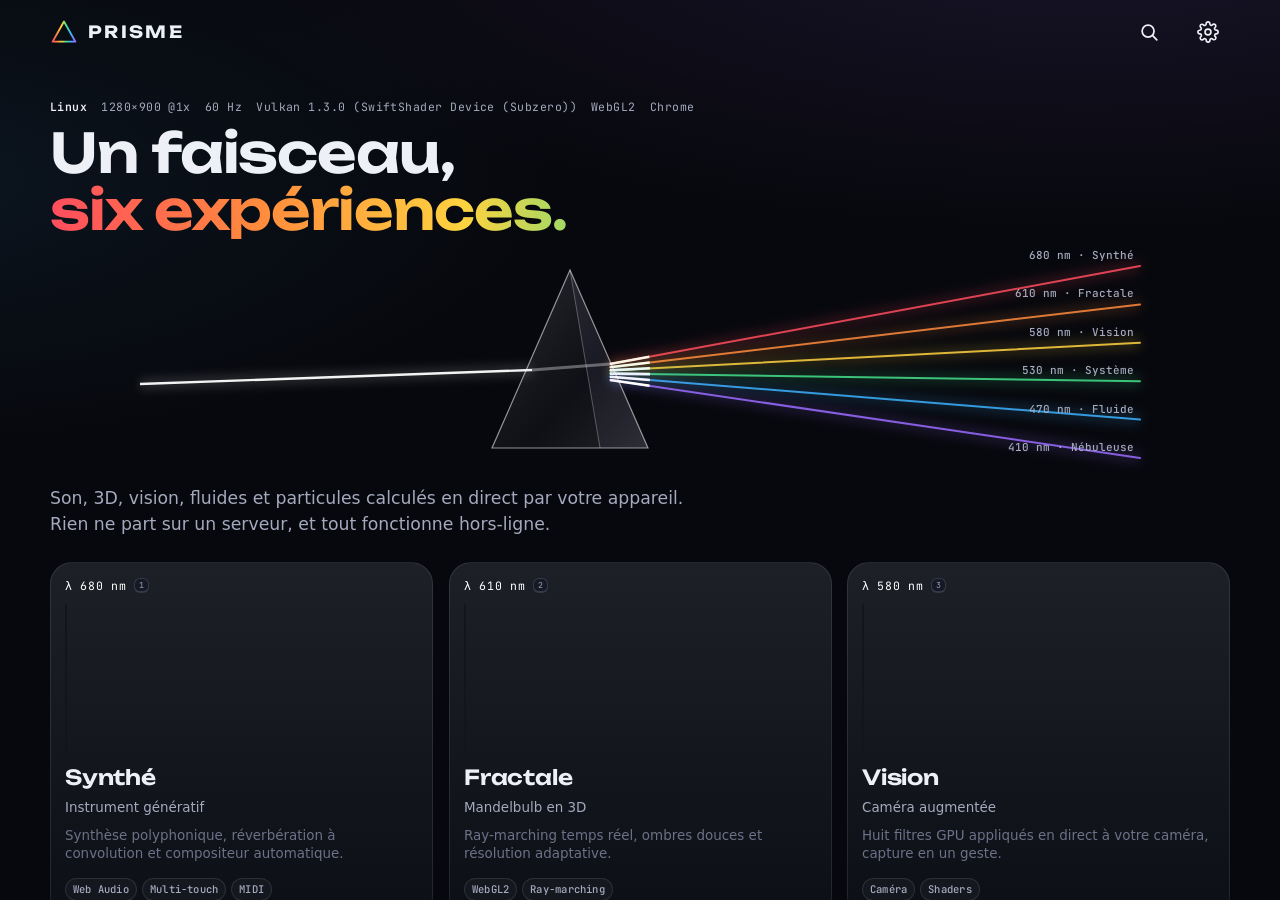
<file: prisme/index.html>
<!doctype html>
<html lang="fr" dir="ltr">
<head>
<meta charset="utf-8">
<title>Prisme</title>
<meta name="viewport" content="width=device-width, initial-scale=1, viewport-fit=cover, interactive-widget=resizes-content">
<meta name="description" content="Prisme : six expériences temps réel (son, 3D, vision, fluides, particules, diagnostic) calculées sur votre appareil, hors-ligne.">
<meta name="color-scheme" content="dark">
<meta name="theme-color" content="#07080d">
<meta name="application-name" content="Prisme">
<meta name="mobile-web-app-capable" content="yes">
<meta name="apple-mobile-web-app-capable" content="yes">
<meta name="apple-mobile-web-app-title" content="Prisme">
<meta name="apple-mobile-web-app-status-bar-style" content="black-translucent">
<meta name="format-detection" content="telephone=no">
<meta name="msapplication-TileColor" content="#07080d">
<link rel="manifest" href="manifest.webmanifest">
<link rel="icon" href="icons/favicon.svg" type="image/svg+xml">
<link rel="icon" href="icons/icon-192.png" type="image/png" sizes="192x192">
<link rel="apple-touch-icon" href="icons/apple-touch-icon.png">
<!-- iPhone 16 Pro Max : 440×956 pt @3x -->
<link rel="apple-touch-startup-image" href="icons/splash-1320x2868.png" media="(device-width: 440px) and (device-height: 956px) and (-webkit-device-pixel-ratio: 3) and (orientation: portrait)">
<link rel="apple-touch-startup-image" href="icons/splash-2868x1320.png" media="(device-width: 440px) and (device-height: 956px) and (-webkit-device-pixel-ratio: 3) and (orientation: landscape)">
<link rel="preload" href="fonts/unbounded.woff2" as="font" type="font/woff2" crossorigin>
<link rel="stylesheet" href="css/app.css">
<link rel="modulepreload" href="js/app.js">
</head>
<body>

<!-- Pictogrammes -->
<svg width="0" height="0" style="position:absolute" aria-hidden="true">
  <defs>
    <linearGradient id="g-spectrum" x1="0" x2="1" y1="0" y2="0">
      <stop offset="0" stop-color="#ff4d5e"/><stop offset=".2" stop-color="#ff8a3d"/><stop offset=".4" stop-color="#ffd23f"/>
      <stop offset=".6" stop-color="#45e08a"/><stop offset=".8" stop-color="#3db2ff"/><stop offset="1" stop-color="#9b6bff"/>
    </linearGradient>
  </defs>
  <symbol id="i-close" viewBox="0 0 24 24"><path d="M6 6l12 12M18 6L6 18" fill="none" stroke="currentColor" stroke-width="2" stroke-linecap="round"/></symbol>
  <symbol id="i-back" viewBox="0 0 24 24"><path d="M15 5l-7 7 7 7" fill="none" stroke="currentColor" stroke-width="2.2" stroke-linecap="round" stroke-linejoin="round"/></symbol>
  <symbol id="i-gear" viewBox="0 0 24 24"><g fill="none" stroke="currentColor" stroke-width="1.8" stroke-linecap="round" stroke-linejoin="round"><circle cx="12" cy="12" r="3.2"/><path d="M19.4 15a1.7 1.7 0 0 0 .3 1.8l.1.1a2 2 0 1 1-2.8 2.8l-.1-.1a1.7 1.7 0 0 0-1.8-.3 1.7 1.7 0 0 0-1 1.5V21a2 2 0 1 1-4 0v-.1a1.7 1.7 0 0 0-1.1-1.5 1.7 1.7 0 0 0-1.8.3l-.1.1a2 2 0 1 1-2.8-2.8l.1-.1a1.7 1.7 0 0 0 .3-1.8 1.7 1.7 0 0 0-1.5-1H3a2 2 0 1 1 0-4h.1a1.7 1.7 0 0 0 1.5-1.1 1.7 1.7 0 0 0-.3-1.8l-.1-.1a2 2 0 1 1 2.8-2.8l.1.1a1.7 1.7 0 0 0 1.8.3H9a1.7 1.7 0 0 0 1-1.5V3a2 2 0 1 1 4 0v.1a1.7 1.7 0 0 0 1 1.5 1.7 1.7 0 0 0 1.8-.3l.1-.1a2 2 0 1 1 2.8 2.8l-.1.1a1.7 1.7 0 0 0-.3 1.8V9a1.7 1.7 0 0 0 1.5 1H21a2 2 0 1 1 0 4h-.1a1.7 1.7 0 0 0-1.5 1z"/></g></symbol>
  <symbol id="i-info" viewBox="0 0 24 24"><g fill="none" stroke="currentColor" stroke-width="1.9" stroke-linecap="round"><circle cx="12" cy="12" r="9"/><path d="M12 11v6"/><circle cx="12" cy="7.6" r=".6" fill="currentColor"/></g></symbol>
  <symbol id="i-camera" viewBox="0 0 24 24"><g fill="none" stroke="currentColor" stroke-width="1.8" stroke-linejoin="round"><path d="M4 8h3l1.6-2.4h6.8L17 8h3v11H4z"/><circle cx="12" cy="13.2" r="3.6"/></g></symbol>
  <symbol id="i-eye" viewBox="0 0 24 24"><g fill="none" stroke="currentColor" stroke-width="1.8" stroke-linecap="round" stroke-linejoin="round"><path d="M2.5 12S6 5.5 12 5.5 21.5 12 21.5 12 18 18.5 12 18.5 2.5 12 2.5 12z"/><circle cx="12" cy="12" r="2.8"/></g></symbol>
  <symbol id="i-download" viewBox="0 0 24 24"><g fill="none" stroke="currentColor" stroke-width="1.9" stroke-linecap="round" stroke-linejoin="round"><path d="M12 4v11M7 10.5l5 5 5-5M5 20h14"/></g></symbol>
  <symbol id="i-share" viewBox="0 0 24 24"><g fill="none" stroke="currentColor" stroke-width="1.8" stroke-linecap="round" stroke-linejoin="round"><path d="M12 3.5v11M8 7.2l4-3.7 4 3.7"/><path d="M8.5 10.5H6v10h12v-10h-2.5"/></g></symbol>
  <symbol id="i-plus-square" viewBox="0 0 24 24"><g fill="none" stroke="currentColor" stroke-width="1.8" stroke-linecap="round"><rect x="3.5" y="3.5" width="17" height="17" rx="4.5"/><path d="M12 8v8M8 12h8"/></g></symbol>
  <symbol id="i-dots" viewBox="0 0 24 24"><g fill="currentColor"><circle cx="5.5" cy="12" r="1.8"/><circle cx="12" cy="12" r="1.8"/><circle cx="18.5" cy="12" r="1.8"/></g></symbol>
  <symbol id="i-expand" viewBox="0 0 24 24"><path d="M4 9V4h5M20 9V4h-5M4 15v5h5M20 15v5h-5" fill="none" stroke="currentColor" stroke-width="1.9" stroke-linecap="round" stroke-linejoin="round"/></symbol>
  <symbol id="i-search" viewBox="0 0 24 24"><g fill="none" stroke="currentColor" stroke-width="1.9" stroke-linecap="round"><circle cx="11" cy="11" r="6.5"/><path d="M16 16l4.5 4.5"/></g></symbol>
  <symbol id="i-bolt" viewBox="0 0 24 24"><path d="M13 2.5L4.5 13.5H11l-1 8 8.5-11H12z" fill="none" stroke="currentColor" stroke-width="1.8" stroke-linejoin="round"/></symbol>
</svg>

<div id="app" class="app">

  <!-- ACCUEIL -->
  <main id="home" class="home" aria-label="Accueil">
    <div class="titlebar-drag" aria-hidden="true"></div>
    <header class="topbar">
      <a class="brand" href="./" aria-label="Prisme, accueil">
        <svg class="brand-mark" viewBox="0 0 32 32" aria-hidden="true"><path d="M16 4 L29 27 H3 Z" fill="none" stroke="url(#g-spectrum)" stroke-width="2.2" stroke-linejoin="round"/></svg>
        <span class="brand-word">Prisme</span>
      </a>
      <div class="topbar-actions">
        <button id="btn-install" class="pill-btn" type="button" hidden>
          <svg class="ico" aria-hidden="true"><use href="#i-plus-square"/></svg><span>Installer</span>
        </button>
        <button id="btn-palette" class="icon-btn only-desktop" type="button" aria-label="Rechercher une commande (Ctrl+K)" title="Commandes (Ctrl+K)">
          <svg class="ico" aria-hidden="true"><use href="#i-search"/></svg>
        </button>
        <button id="btn-settings" class="icon-btn" type="button" aria-label="Réglages">
          <svg class="ico" aria-hidden="true"><use href="#i-gear"/></svg>
        </button>
      </div>
    </header>

    <section class="hero" aria-labelledby="hero-title">
      <p class="hero-eyebrow mono" id="device-line">Analyse de l'appareil…</p>
      <h1 id="hero-title" class="hero-title">Un faisceau,<br><span class="spectral">six expériences.</span></h1>
      <div class="beam" id="beam" aria-hidden="true"></div>
      <p class="hero-lede">Son, 3D, vision, fluides et particules calculés en direct par votre appareil. Rien ne part sur un serveur, et tout fonctionne hors-ligne.</p>
    </section>

    <section class="grid" id="grid" aria-label="Expériences"></section>

    <footer class="foot mono">
      <span id="sw-status" class="status-dot" data-state="pending">Préparation du mode hors-ligne</span>
      <span class="only-desktop">Raccourcis : <kbd>1</kbd>–<kbd>6</kbd> ouvrir · <kbd>Échap</kbd> retour · <kbd>Ctrl</kbd>+<kbd>K</kbd> commandes · <kbd>?</kbd> aide</span>
      <span id="app-version">v1.0.0</span>
    </footer>
  </main>

  <!-- SCÈNE -->
  <section id="stage" class="stage" hidden aria-live="polite">
    <div id="stage-host" class="stage-host"></div>
    <div class="stage-ui">
      <div class="stage-top">
        <button id="btn-back" class="icon-btn glass" type="button" aria-label="Retour à l'accueil (Échap)">
          <svg class="ico" aria-hidden="true"><use href="#i-back"/></svg>
        </button>
        <div class="title-pill glass" id="title-pill">
          <span class="title-name" id="stage-title">—</span>
          <span class="title-status mono" id="stage-status"></span>
        </div>
        <div class="stage-actions">
          <button id="btn-capture" class="icon-btn glass" type="button" aria-label="Capturer l'image (S)">
            <svg class="ico" aria-hidden="true"><use href="#i-camera"/></svg>
          </button>
          <button id="btn-info" class="icon-btn glass" type="button" aria-label="Comment ça marche">
            <svg class="ico" aria-hidden="true"><use href="#i-info"/></svg>
          </button>
          <button id="btn-immersive" class="icon-btn glass" type="button" aria-label="Masquer l'interface (H)">
            <svg class="ico" aria-hidden="true"><use href="#i-eye"/></svg>
          </button>
        </div>
      </div>
      <div id="dock" class="dock glass" role="toolbar" aria-label="Commandes de l'expérience"></div>
    </div>
    <button id="btn-reveal" class="reveal glass mono" type="button" hidden>Afficher l'interface</button>
    <div id="flash" class="flash" aria-hidden="true"></div>
  </section>

  <!-- FEUILLE (réglages, infos, installation) -->
  <div id="sheet-backdrop" class="sheet-backdrop" hidden></div>
  <section id="sheet" class="sheet glass" role="dialog" aria-modal="true" aria-labelledby="sheet-title" hidden>
    <div class="sheet-grip" aria-hidden="true"></div>
    <header class="sheet-head">
      <h2 id="sheet-title" class="sheet-title">—</h2>
      <button id="sheet-close" class="icon-btn" type="button" aria-label="Fermer">
        <svg class="ico" aria-hidden="true"><use href="#i-close"/></svg>
      </button>
    </header>
    <div id="sheet-body" class="sheet-body"></div>
  </section>

  <!-- PALETTE DE COMMANDES -->
  <div id="palette" class="palette" role="dialog" aria-modal="true" aria-label="Palette de commandes" hidden>
    <div class="palette-box glass">
      <label class="palette-field">
        <svg class="ico" aria-hidden="true"><use href="#i-search"/></svg>
        <input id="palette-input" type="text" autocomplete="off" spellcheck="false" placeholder="Tapez une commande…" aria-controls="palette-list">
        <kbd>Échap</kbd>
      </label>
      <ul id="palette-list" class="palette-list" role="listbox"></ul>
    </div>
  </div>

  <div id="toasts" class="toasts" aria-live="polite"></div>
  <div id="fps-hud" class="fps-hud mono glass" hidden><canvas id="fps-canvas" width="120" height="28"></canvas><span id="fps-text">— ips</span></div>
</div>

<!-- Déclencheur haptique iOS (Safari 18+) : basculer un interrupteur natif produit un retour haptique -->
<label id="haptic-label" class="haptic-proxy" aria-hidden="true"><input type="checkbox" switch tabindex="-1"></label>

<div id="splash" class="splash" aria-hidden="true">
  <svg viewBox="0 0 200 120" class="splash-svg">
    <path class="splash-in" d="M0 70 L86 62" />
    <path class="splash-prism" d="M100 22 L132 86 H68 Z" />
    <g class="splash-out">
      <path d="M114 62 L200 30" stroke="#ff4d5e"/><path d="M114 63 L200 44" stroke="#ff8a3d"/><path d="M115 64 L200 58" stroke="#ffd23f"/>
      <path d="M115 65 L200 72" stroke="#45e08a"/><path d="M114 66 L200 86" stroke="#3db2ff"/><path d="M114 67 L200 100" stroke="#9b6bff"/>
    </g>
  </svg>
</div>

<noscript><p class="noscript">Prisme a besoin de JavaScript pour fonctionner.</p></noscript>
<script type="module" src="js/app.js"></script>
</body>
</html>
</file>
<file: prisme/css/app.css>
/* Prisme — feuille de style
   Mise en page : accueil en colonne (masthead + faisceau réfracté + grille spectrale 2/3 colonnes),
   expériences plein écran avec commandes en verre flottantes, respect des zones sûres (Dynamic Island, barre d'accueil,
   barre de titre Edge en mode Window Controls Overlay). Univers volontairement unique : encre profonde + spectre. */

@font-face {
  font-family: "Unbounded";
  src: url("../fonts/unbounded.woff2") format("woff2");
  font-weight: 300 800;
  font-display: swap;
}
@font-face {
  font-family: "JetBrains Mono";
  src: url("../fonts/jetbrains-mono.woff2") format("woff2");
  font-weight: 400 700;
  font-display: swap;
}

:root {
  /* Couleurs */
  --ink: #07080d;          /* fond */
  --ink-2: #0d0f17;        /* surfaces */
  --ink-3: #151826;        /* surfaces hautes */
  --fg: #eef0f7;           /* texte */
  --fg-2: #a4a9bd;         /* texte secondaire */
  --fg-3: #6c7187;         /* texte tertiaire */
  --line: rgba(214, 222, 255, .11);
  --line-2: rgba(214, 222, 255, .2);
  --focus: #c9d2ff;
  --ok: #45e08a;
  --warn: #ffd23f;
  --bad: #ff4d5e;
  /* Spectre : un rayon par expérience (longueurs d'onde réelles) */
  --r680: #ff4d5e; --r610: #ff8a3d; --r580: #ffd23f; --r530: #45e08a; --r470: #3db2ff; --r410: #9b6bff;
  --spectrum: linear-gradient(90deg, var(--r680), var(--r610), var(--r580), var(--r530), var(--r470), var(--r410));
  /* Typographie */
  --display: "Unbounded", "SF Pro Rounded", "Segoe UI Variable Display", system-ui, sans-serif;
  --body: -apple-system, BlinkMacSystemFont, "SF Pro Text", "Segoe UI Variable Text", "Segoe UI", system-ui, Roboto, sans-serif;
  --mono: "JetBrains Mono", ui-monospace, "SF Mono", "Cascadia Mono", Consolas, monospace;
  /* Échelle */
  --t-xs: .72rem; --t-sm: .84rem; --t-md: 1rem; --t-lg: 1.25rem; --t-xl: clamp(1.9rem, 6.4vw, 3.4rem);
  /* Zones sûres (Dynamic Island, indicateur d'accueil, barre de titre WCO) */
  --top: max(env(safe-area-inset-top, 0px), env(titlebar-area-height, 0px));
  --bottom: env(safe-area-inset-bottom, 0px);
  --left: env(safe-area-inset-left, 0px);
  --right: env(safe-area-inset-right, 0px);
  --gutter: 16px;
  --radius: 22px;
  --ease: cubic-bezier(.2, .8, .2, 1);
  --spring: cubic-bezier(.34, 1.56, .64, 1);
  color-scheme: dark;
}

*, *::before, *::after { box-sizing: border-box; }
html, body {
  margin: 0; height: 100%; background: var(--ink); color: var(--fg);
  font: 400 var(--t-md)/1.5 var(--body);
  -webkit-font-smoothing: antialiased; -moz-osx-font-smoothing: grayscale;
  -webkit-text-size-adjust: 100%; text-size-adjust: 100%;
  -webkit-tap-highlight-color: transparent;
  overscroll-behavior: none;
}
body { position: fixed; inset: 0; overflow: hidden; touch-action: manipulation; }
[hidden] { display: none !important; }
button, input, select { font: inherit; color: inherit; }
button { cursor: pointer; background: none; border: 0; padding: 0; }
:focus-visible { outline: 2px solid var(--focus); outline-offset: 2px; }
.mono { font-family: var(--mono); font-feature-settings: "zero" 0, "calt" 0; }
kbd {
  font: 500 .72em/1 var(--mono); padding: .25em .45em; border-radius: 6px;
  border: 1px solid var(--line-2); border-bottom-width: 2px; color: var(--fg-2); background: var(--ink-3);
}
.ico { width: 22px; height: 22px; flex: none; }
.app { position: fixed; inset: 0; }
.noscript { padding: 40px; font-family: var(--body); }

/* ——— Verre ——— */
.glass {
  background:
    linear-gradient(180deg, rgba(255, 255, 255, .10), rgba(255, 255, 255, .025) 60%),
    rgba(16, 18, 28, .52);
  -webkit-backdrop-filter: blur(22px) saturate(170%);
  backdrop-filter: blur(22px) saturate(170%);
  border: 1px solid rgba(255, 255, 255, .13);
  box-shadow:
    inset 0 1px 0 rgba(255, 255, 255, .20),
    inset 0 -1px 0 rgba(255, 255, 255, .04),
    0 12px 32px rgba(0, 0, 0, .38);
}

.icon-btn {
  width: 44px; height: 44px; border-radius: 50%; display: inline-grid; place-items: center;
  color: var(--fg); transition: transform .25s var(--spring), background .2s;
}
.icon-btn:not(.glass):hover { background: rgba(255, 255, 255, .07); }
.icon-btn:active { transform: scale(.9); }
.pill-btn {
  height: 38px; padding: 0 14px 0 10px; border-radius: 999px; display: inline-flex; align-items: center; gap: 8px;
  font-weight: 600; font-size: var(--t-sm); color: var(--ink); background: var(--fg);
  transition: transform .25s var(--spring);
}
.pill-btn .ico { width: 18px; height: 18px; }
.pill-btn:active { transform: scale(.95); }

/* ——— Accueil ——— */
.home {
  position: absolute; inset: 0; overflow-y: auto; overflow-x: hidden; overscroll-behavior-y: contain;
  padding: calc(var(--top) + 6px) calc(var(--gutter) + var(--right)) calc(var(--bottom) + 28px) calc(var(--gutter) + var(--left));
  background:
    radial-gradient(120% 60% at 85% -10%, rgba(155, 107, 255, .12), transparent 60%),
    radial-gradient(90% 50% at -10% 20%, rgba(61, 178, 255, .08), transparent 60%),
    var(--ink);
  scrollbar-width: thin; scrollbar-color: var(--line-2) transparent;
}
.home > * { max-width: 1180px; margin-inline: auto; }
.titlebar-drag { display: none; }
@media (display-mode: window-controls-overlay) {
  .titlebar-drag {
    display: block; position: fixed; left: env(titlebar-area-x, 0); top: env(titlebar-area-y, 0);
    width: env(titlebar-area-width, 100%); height: env(titlebar-area-height, 32px);
    app-region: drag; -webkit-app-region: drag; z-index: 5; max-width: none;
  }
}

.topbar { display: flex; align-items: center; justify-content: space-between; gap: 12px; min-height: 52px; }
.brand { display: inline-flex; align-items: center; gap: 10px; text-decoration: none; color: var(--fg); }
.brand-mark { width: 28px; height: 28px; }
.brand-word { font: 700 1.05rem/1 var(--display); letter-spacing: .14em; text-transform: uppercase; }
.topbar-actions { display: flex; align-items: center; gap: 4px; }

.hero { padding-block: clamp(14px, 4vw, 40px) 6px; display: grid; gap: 10px; }
.hero-eyebrow {
  margin: 0; font-size: var(--t-xs); color: var(--fg-2); letter-spacing: .04em;
  display: flex; flex-wrap: wrap; gap: 6px 14px; min-height: 1.5em;
}
.hero-eyebrow b { color: var(--fg); font-weight: 600; }
.hero-title {
  margin: 0; font: 600 var(--t-xl)/1.04 var(--display); letter-spacing: -.02em; text-wrap: balance;
}
.spectral {
  background: var(--spectrum); -webkit-background-clip: text; background-clip: text; color: transparent;
  background-size: 200% 100%; animation: spectral-shift 9s ease-in-out infinite alternate;
}
@keyframes spectral-shift { to { background-position: 100% 0; } }
.hero-lede { margin: 0; max-width: 58ch; color: var(--fg-2); font-size: clamp(.95rem, 2.6vw, 1.08rem); text-wrap: pretty; }

/* Faisceau réfracté */
.beam { position: relative; height: clamp(120px, 26vw, 220px); margin-block: 4px; }
.beam svg { position: absolute; inset: 0; width: 100%; height: 100%; overflow: visible; }
.beam .ray { stroke-width: 2; stroke-linecap: round; fill: none; opacity: .85; transition: opacity .3s, stroke-width .3s; cursor: pointer; }
.beam .ray-hit { stroke: transparent; stroke-width: 22; fill: none; cursor: pointer; pointer-events: stroke; }
.beam .ray-glow { stroke-width: 10; fill: none; opacity: .18; filter: blur(6px); pointer-events: none; }
.beam .ray-pulse { stroke-width: 2.6; fill: none; stroke-dasharray: 40 1400; animation: ray-pulse 3.6s linear infinite; pointer-events: none; }
.beam g.on .ray { stroke-width: 3.4; opacity: 1; }
.beam g.on .ray-glow { opacity: .45; }
.beam .ray-label { font: 500 11px var(--mono); fill: var(--fg-2); pointer-events: none; }
@media (max-width: 700px) { .beam .ray-label { font-size: 21px; } }
.beam .incoming { stroke: #fff; stroke-width: 2.4; opacity: .95; }
.beam .incoming-glow { stroke: #fff; stroke-width: 12; opacity: .12; filter: blur(5px); }
.beam .prism { fill: url(#prism-fill); stroke: rgba(255, 255, 255, .55); stroke-width: 1.2; }
@keyframes ray-pulse { from { stroke-dashoffset: 40; } to { stroke-dashoffset: -1400; } }

/* Grille spectrale */
.grid {
  display: grid; gap: 12px; padding-block: 18px 8px;
  grid-template-columns: repeat(2, minmax(0, 1fr));
}
@media (min-width: 760px) { .grid { grid-template-columns: repeat(3, minmax(0, 1fr)); gap: 16px; } }

.card {
  --c: #fff; --mx: 50%; --my: 0%; --rx: 0deg; --ry: 0deg;
  position: relative; display: flex; flex-direction: column; gap: 8px; text-align: left;
  padding: 12px 12px 14px; border-radius: var(--radius); min-width: 0;
  background: linear-gradient(180deg, color-mix(in srgb, var(--c) 7%, var(--ink-2)), var(--ink-2));
  border: 1px solid var(--line);
  transform: perspective(900px) rotateX(var(--rx)) rotateY(var(--ry));
  transition: transform .5s var(--ease), border-color .3s, box-shadow .3s;
  isolation: isolate; overflow: hidden;
}
.card::after {
  content: ""; position: absolute; inset: 0; border-radius: inherit; pointer-events: none; z-index: 2;
  background: radial-gradient(420px circle at var(--mx) var(--my), color-mix(in srgb, var(--c) 22%, transparent), transparent 45%);
  opacity: 0; transition: opacity .3s;
}
.card:hover { border-color: color-mix(in srgb, var(--c) 45%, transparent); box-shadow: 0 18px 50px -18px color-mix(in srgb, var(--c) 45%, transparent); }
.card:hover::after { opacity: 1; }
.card:active { transform: scale(.975); transition-duration: .15s; }
.card-top { display: flex; justify-content: space-between; align-items: center; gap: 8px; font-size: var(--t-xs); }
.card-nm { color: var(--c); letter-spacing: .06em; }
.card-key { opacity: .8; }
.card-art {
  display: block; position: relative; height: clamp(96px, 26vw, 150px); border-radius: 14px; overflow: hidden;
  background: radial-gradient(80% 90% at 50% 100%, color-mix(in srgb, var(--c) 26%, transparent), transparent 70%), #05060a;
  border: 1px solid rgba(255, 255, 255, .06);
}
.card-art svg { position: absolute; inset: 0; width: 100%; height: 100%; }
.card-name { display: block; margin: 2px 0 0; font: 600 clamp(1rem, 3.6vw, 1.3rem)/1.1 var(--display); letter-spacing: -.01em; }
.card-tag { display: block; margin: 0; font-size: var(--t-sm); color: var(--fg-2); line-height: 1.3; }
.card-desc { margin: 0; font-size: var(--t-sm); color: var(--fg-3); line-height: 1.4; display: none; }
.badges { display: flex; flex-wrap: wrap; gap: 5px; margin-top: auto; padding-top: 4px; }
.badge {
  font: 500 .66rem/1 var(--mono); letter-spacing: .02em; padding: 5px 7px; border-radius: 999px;
  color: var(--fg-2); border: 1px solid var(--line); background: rgba(255, 255, 255, .03); white-space: nowrap;
}
.badge.ok { color: var(--ok); border-color: color-mix(in srgb, var(--ok) 35%, transparent); }
.badge.no { color: var(--fg-3); text-decoration: line-through; }
@media (min-width: 560px) {
  .card { padding: 14px 14px 16px; gap: 10px; }
  .card-desc { display: block; }
}
@media (max-width: 380px) { .badges .badge:nth-child(n+3) { display: none; } }

.foot {
  display: flex; flex-wrap: wrap; justify-content: space-between; gap: 10px 20px; padding-block: 22px 8px;
  font-size: var(--t-xs); color: var(--fg-3); border-top: 1px solid var(--line); margin-top: 16px;
}
.status-dot { display: inline-flex; align-items: center; gap: 8px; }
.status-dot::before { content: ""; width: 7px; height: 7px; border-radius: 50%; background: var(--fg-3); }
.status-dot[data-state="ready"]::before { background: var(--ok); box-shadow: 0 0 10px var(--ok); }
.status-dot[data-state="offline"]::before { background: var(--warn); box-shadow: 0 0 10px var(--warn); }
.status-dot[data-state="error"]::before { background: var(--bad); }

.only-desktop { display: none !important; }
@media (hover: hover) and (pointer: fine) { .only-desktop { display: inline-flex !important; } }
.only-touch { display: none !important; }
@media (pointer: coarse) { .only-touch { display: inline-flex !important; } }

/* Illustrations des cartes */
.art-bars rect { transform-box: fill-box; transform-origin: 50% 100%; animation: bar 1.6s ease-in-out infinite; }
@keyframes bar { 0%, 100% { transform: scaleY(.25); } 50% { transform: scaleY(1); } }
.art-spin { transform-origin: 50% 50%; transform-box: view-box; animation: spin 24s linear infinite; }
.art-spin.rev { animation-direction: reverse; animation-duration: 36s; }
@keyframes spin { to { transform: rotate(360deg); } }
.art-blob { animation: drift 9s ease-in-out infinite alternate; transform-box: view-box; }
@keyframes drift { from { transform: translate(-12px, 6px) scale(1); } to { transform: translate(14px, -8px) scale(1.15); } }
.art-blink { animation: blink 2.4s steps(1) infinite; }
@keyframes blink { 0%, 100% { opacity: .15; } 50% { opacity: 1; } }
.art-wave { animation: wave 2.4s linear infinite; }
@keyframes wave { to { transform: translateX(-60px); } }

/* ——— Scène ——— */
.stage { position: absolute; inset: 0; background: #000; overflow: hidden; }
.stage-host { position: absolute; inset: 0; }
.stage-host > canvas { position: absolute; inset: 0; width: 100%; height: 100%; display: block; touch-action: none; user-select: none; -webkit-user-select: none; -webkit-touch-callout: none; }
.stage-ui { position: absolute; inset: 0; pointer-events: none; transition: opacity .35s var(--ease); }
.stage-ui > * { pointer-events: auto; }
.stage.immersive .stage-ui { opacity: 0; }
.stage.immersive .stage-ui > * { pointer-events: none; }
.stage-top {
  position: absolute; left: 0; right: 0; top: 0; display: flex; align-items: flex-start; gap: 10px;
  padding: calc(var(--top) + 8px) calc(12px + var(--right)) 0 calc(12px + var(--left)); pointer-events: none;
}
.stage-top > * { pointer-events: auto; }
.title-pill {
  min-width: 0; flex: 1 1 auto; max-width: max-content; margin-inline: auto; border-radius: 999px;
  padding: 7px 16px; display: flex; flex-direction: column; align-items: center; line-height: 1.2; text-align: center;
}
.title-name { font: 600 .92rem/1.2 var(--display); letter-spacing: .01em; }
.title-status { font-size: .66rem; color: var(--fg-2); white-space: nowrap; overflow: hidden; text-overflow: ellipsis; max-width: 52vw; }
.stage-actions { display: flex; gap: 8px; }
@media (max-width: 520px) {
  .stage-top { gap: 6px; padding-left: calc(8px + var(--left)); padding-right: calc(8px + var(--right)); }
  .stage-actions { gap: 6px; }
  .stage-top .icon-btn { width: 40px; height: 40px; }
  .stage-top .ico { width: 20px; height: 20px; }
  .title-pill { padding: 6px 12px; }
}

.dock {
  position: absolute; left: 50%; bottom: calc(var(--bottom) + 12px); transform: translateX(-50%);
  width: min(760px, calc(100% - 24px - var(--left) - var(--right))); border-radius: 26px; padding: 10px;
  display: flex; flex-direction: column; gap: 8px;
}
.dock:empty { display: none; }
.dock-row { display: flex; align-items: center; gap: 8px; overflow-x: auto; scrollbar-width: none; padding: 1px; margin: -1px; scroll-snap-type: x proximity; }
.dock-row::-webkit-scrollbar { display: none; }
.dock-row.scrolls { -webkit-mask-image: linear-gradient(90deg, #000 calc(100% - 44px), transparent); mask-image: linear-gradient(90deg, #000 calc(100% - 44px), transparent); }
.dock-row.wrap { flex-wrap: wrap; overflow: visible; }
.chip {
  flex: none; height: 36px; padding: 0 14px; border-radius: 999px; font-size: var(--t-sm); font-weight: 600;
  color: var(--fg-2); background: rgba(255, 255, 255, .06); border: 1px solid transparent; white-space: nowrap;
  display: inline-flex; align-items: center; gap: 7px; scroll-snap-align: start;
  transition: background .2s, color .2s, transform .25s var(--spring), border-color .2s;
}
.chip:hover { color: var(--fg); }
.chip:active { transform: scale(.94); }
.chip[aria-pressed="true"], .chip[aria-checked="true"] {
  color: var(--ink); background: var(--fg); border-color: var(--fg);
}
.chip .dot { width: 8px; height: 8px; border-radius: 50%; background: currentColor; opacity: .7; }
.chip.accent { color: var(--ink); background: var(--accent, var(--fg)); }
.chip.rec[aria-pressed="true"] { background: var(--bad); border-color: var(--bad); color: #fff; }
.chip.rec[aria-pressed="true"] .dot { animation: blink 1s steps(1) infinite; opacity: 1; }
.seg-label { flex: none; font: 500 .66rem/1 var(--mono); color: var(--fg-3); text-transform: uppercase; letter-spacing: .08em; padding-left: 6px; }
.slider { flex: 1 1 160px; min-width: 150px; display: flex; align-items: center; gap: 10px; padding: 0 8px; height: 36px; }
.slider label { font: 500 .66rem/1 var(--mono); color: var(--fg-3); text-transform: uppercase; letter-spacing: .08em; white-space: nowrap; }
.slider output { font: 500 .72rem/1 var(--mono); color: var(--fg-2); min-width: 4ch; text-align: right; font-variant-numeric: tabular-nums; }
input[type="range"] {
  -webkit-appearance: none; appearance: none; flex: 1; min-width: 60px; height: 28px; background: transparent; margin: 0; touch-action: pan-y;
}
input[type="range"]::-webkit-slider-runnable-track { height: 4px; border-radius: 4px; background: linear-gradient(90deg, var(--fg) var(--p, 50%), rgba(255, 255, 255, .15) var(--p, 50%)); }
input[type="range"]::-webkit-slider-thumb { -webkit-appearance: none; width: 22px; height: 22px; margin-top: -9px; border-radius: 50%; background: #fff; box-shadow: 0 2px 8px rgba(0, 0, 0, .5); }
input[type="range"]::-moz-range-track { height: 4px; border-radius: 4px; background: rgba(255, 255, 255, .15); }
input[type="range"]::-moz-range-progress { height: 4px; border-radius: 4px; background: var(--fg); }
input[type="range"]::-moz-range-thumb { width: 22px; height: 22px; border: 0; border-radius: 50%; background: #fff; }

.reveal { position: absolute; left: 50%; transform: translateX(-50%); bottom: calc(var(--bottom) + 14px); border-radius: 999px; padding: 10px 16px; font-size: var(--t-xs); color: var(--fg-2); animation: fade-late 3s forwards; }
@keyframes fade-late { 0%, 70% { opacity: 1; } 100% { opacity: .25; } }
.flash { position: absolute; inset: 0; background: #fff; opacity: 0; pointer-events: none; }
.flash.go { animation: flash .45s ease-out; }
@keyframes flash { from { opacity: .85; } to { opacity: 0; } }

/* Aide contextuelle au centre de la scène */
.hint {
  position: absolute; left: 50%; top: 50%; transform: translate(-50%, -50%); text-align: center; pointer-events: none;
  color: rgba(255, 255, 255, .8); font: 500 var(--t-sm)/1.4 var(--mono); letter-spacing: .04em; transition: opacity .6s;
  text-shadow: 0 2px 20px rgba(0, 0, 0, .8); padding: 0 24px; width: min(420px, 90%);
}
.hint strong { display: block; font: 600 1.35rem/1.2 var(--display); letter-spacing: 0; margin-bottom: 6px; color: #fff; }
.hint.gone { opacity: 0; }

/* ——— Feuille ——— */
.sheet-backdrop { position: absolute; inset: 0; background: rgba(0, 0, 0, .45); z-index: 40; animation: fade-in .25s; }
.sheet {
  position: absolute; z-index: 41; left: 50%; bottom: 0; transform: translateX(-50%);
  width: min(620px, 100%); max-height: min(86%, 820px); display: flex; flex-direction: column;
  border-radius: 28px 28px 0 0; border-bottom: 0;
  padding: 6px calc(18px + var(--right)) calc(var(--bottom) + 16px) calc(18px + var(--left));
  animation: sheet-in .42s var(--ease);
  background: linear-gradient(180deg, rgba(255, 255, 255, .08), rgba(255, 255, 255, .02) 40%), rgba(14, 16, 25, .86);
}
@media (min-width: 700px) { .sheet { bottom: auto; top: 50%; transform: translate(-50%, -50%); border-radius: 28px; border-bottom: 1px solid rgba(255, 255, 255, .13); animation: pop-in .35s var(--ease); max-height: 80%; } }
.sheet.closing { animation: sheet-out .25s ease-in forwards; }
@media (min-width: 700px) { .sheet.closing { animation: pop-out .2s ease-in forwards; } }
.sheet-grip { width: 38px; height: 5px; border-radius: 5px; background: rgba(255, 255, 255, .25); margin: 4px auto 6px; }
@media (min-width: 700px) { .sheet-grip { display: none; } }
.sheet-head { display: flex; align-items: center; justify-content: space-between; gap: 12px; padding-block: 4px 8px; }
.sheet-title { margin: 0; font: 600 1.15rem/1.2 var(--display); }
.sheet-body { overflow-y: auto; overscroll-behavior: contain; display: grid; gap: 14px; padding-bottom: 6px; color: var(--fg-2); font-size: .95rem; }
.sheet-body h3 { margin: 6px 0 0; font: 600 .7rem/1 var(--mono); letter-spacing: .1em; text-transform: uppercase; color: var(--fg-3); }
.sheet-body p { margin: 0; max-width: 62ch; }
.sheet-body ul { margin: 0; padding-left: 1.1em; display: grid; gap: 6px; }
.sheet-body b { color: var(--fg); font-weight: 600; }
.sheet-body code { font: .85em var(--mono); color: var(--fg); background: rgba(255, 255, 255, .06); padding: .1em .35em; border-radius: 5px; }
.row { display: flex; align-items: center; justify-content: space-between; gap: 14px; padding: 12px 14px; border-radius: 16px; background: rgba(255, 255, 255, .04); border: 1px solid var(--line); }
.row-text { display: grid; gap: 2px; min-width: 0; }
.row-text b { font-weight: 600; }
.row-text span { font-size: var(--t-sm); color: var(--fg-3); }
.seg { display: inline-flex; padding: 3px; border-radius: 999px; background: rgba(255, 255, 255, .06); gap: 2px; flex: none; }
.seg button { padding: 7px 12px; border-radius: 999px; font-size: var(--t-sm); font-weight: 600; color: var(--fg-2); }
.seg button[aria-checked="true"] { background: var(--fg); color: var(--ink); }
.toggle { -webkit-appearance: none; appearance: none; flex: none; width: 51px; height: 31px; border-radius: 31px; background: rgba(255, 255, 255, .16); position: relative; transition: background .25s; cursor: pointer; margin: 0; }
.toggle::after { content: ""; position: absolute; top: 2px; left: 2px; width: 27px; height: 27px; border-radius: 50%; background: #fff; box-shadow: 0 3px 8px rgba(0, 0, 0, .35); transition: transform .3s var(--spring); }
.toggle:checked { background: var(--ok); }
.toggle:checked::after { transform: translateX(20px); }
.btn { height: 44px; padding: 0 18px; border-radius: 14px; font-weight: 600; background: rgba(255, 255, 255, .08); border: 1px solid var(--line); display: inline-flex; align-items: center; justify-content: center; gap: 8px; }
.btn.primary { background: var(--fg); color: var(--ink); border-color: var(--fg); }
.btn.danger { color: var(--bad); }
.btn:active { transform: scale(.97); }
.steps { counter-reset: s; list-style: none; padding: 0 !important; gap: 14px !important; }
.steps li { counter-increment: s; display: flex; gap: 12px; align-items: flex-start; }
.steps li::before { content: counter(s); flex: none; width: 26px; height: 26px; border-radius: 50%; display: grid; place-items: center; font: 600 .78rem var(--mono); background: var(--fg); color: var(--ink); }
.inline-ico { width: 18px; height: 18px; vertical-align: -3px; color: var(--r470); }

/* ——— Palette ——— */
.palette { position: absolute; inset: 0; z-index: 50; background: rgba(0, 0, 0, .4); display: grid; justify-items: center; align-items: start; padding: calc(var(--top) + 12vh) 16px 16px; animation: fade-in .15s; }
.palette-box { width: min(560px, 100%); border-radius: 20px; overflow: hidden; background: linear-gradient(180deg, rgba(255, 255, 255, .08), rgba(255, 255, 255, .02)), rgba(14, 16, 25, .9); }
.palette-field { display: flex; align-items: center; gap: 10px; padding: 14px 16px; border-bottom: 1px solid var(--line); color: var(--fg-2); }
.palette-field input { flex: 1; min-width: 0; background: transparent; border: 0; outline: 0; font-size: 1.05rem; color: var(--fg); }
.palette-list { list-style: none; margin: 0; padding: 6px; max-height: 50vh; overflow-y: auto; }
.palette-list li { display: flex; align-items: center; gap: 12px; padding: 10px 12px; border-radius: 12px; cursor: pointer; color: var(--fg-2); }
.palette-list li .sw { width: 10px; height: 10px; border-radius: 50%; flex: none; }
.palette-list li .hint-k { margin-left: auto; font: .72rem var(--mono); color: var(--fg-3); }
.palette-list li[aria-selected="true"] { background: rgba(255, 255, 255, .09); color: var(--fg); }

/* ——— Toasts ——— */
.toasts { position: absolute; z-index: 60; left: 50%; transform: translateX(-50%); top: calc(var(--top) + 64px); display: grid; gap: 8px; justify-items: center; pointer-events: none; width: min(92%, 440px); }
.toast {
  pointer-events: auto; display: flex; align-items: center; gap: 12px; padding: 10px 12px 10px 16px; border-radius: 18px; font-size: var(--t-sm); color: var(--fg);
  animation: toast-in .45s var(--spring); max-width: 100%;
}
.toast.out { animation: toast-out .3s ease-in forwards; }
.toast button { font-weight: 700; color: var(--r470); padding: 6px 8px; border-radius: 10px; }
.toast .ti { width: 8px; height: 8px; border-radius: 50%; background: var(--ok); flex: none; }
.toast.warn .ti { background: var(--warn); }
.toast.error .ti { background: var(--bad); }

/* ——— HUD IPS ——— */
.fps-hud { position: absolute; z-index: 30; right: calc(12px + var(--right)); bottom: calc(var(--bottom) + 12px); display: flex; align-items: center; gap: 8px; padding: 6px 10px; border-radius: 12px; font-size: .7rem; color: var(--fg-2); pointer-events: none; font-variant-numeric: tabular-nums; }
.stage:not([hidden]) ~ .fps-hud { bottom: auto; top: calc(var(--top) + 64px); }
.fps-hud canvas { width: 60px; height: 14px; }

/* ——— Haptique (hors écran, jamais masqué via display) ——— */
.haptic-proxy { position: fixed; left: -200px; top: 0; width: 1px; height: 1px; opacity: 0; overflow: hidden; pointer-events: none; }

/* ——— Écran de lancement ——— */
.splash { position: fixed; inset: 0; z-index: 100; display: grid; place-items: center; background: var(--ink); animation: splash-out .5s ease-in 1.15s forwards; pointer-events: none; }
.splash-svg { width: min(62vw, 340px); overflow: visible; }
.splash-svg path { fill: none; stroke-linecap: round; stroke-linejoin: round; }
.splash-in { stroke: #fff; stroke-width: 2; stroke-dasharray: 100; stroke-dashoffset: 100; animation: draw .45s ease-out .05s forwards; }
.splash-prism { stroke: rgba(255, 255, 255, .7); stroke-width: 1.4; fill: rgba(255, 255, 255, .04) !important; stroke-dasharray: 220; stroke-dashoffset: 220; animation: draw .6s ease-out forwards; }
.splash-out path { stroke-width: 2.2; stroke-dasharray: 100; stroke-dashoffset: 100; animation: draw .5s ease-out .45s forwards; }
.splash.skip { display: none; }
@keyframes draw { to { stroke-dashoffset: 0; } }
@keyframes splash-out { to { opacity: 0; visibility: hidden; } }

/* ——— Animations communes ——— */
@keyframes fade-in { from { opacity: 0; } }
@keyframes sheet-in { from { transform: translate(-50%, 100%); } }
@keyframes sheet-out { to { transform: translate(-50%, 100%); } }
@keyframes pop-in { from { opacity: 0; transform: translate(-50%, -46%) scale(.96); } }
@keyframes pop-out { to { opacity: 0; transform: translate(-50%, -48%) scale(.97); } }
@keyframes toast-in { from { opacity: 0; transform: translateY(-14px) scale(.9); } }
@keyframes toast-out { to { opacity: 0; transform: translateY(-10px) scale(.95); } }

/* Transitions de vue (Safari 18+, Edge 111+) */
::view-transition-old(root), ::view-transition-new(root) { animation-duration: .38s; animation-timing-function: var(--ease); }
::view-transition-group(hero-card) { animation-duration: .5s; animation-timing-function: var(--ease); }
::view-transition-old(hero-card), ::view-transition-new(hero-card) { animation-duration: .5s; height: 100%; object-fit: cover; }

/* ——— Panneau Système (DOM) ——— */
.sys {
  position: absolute; inset: 0; overflow-y: auto; overscroll-behavior: contain;
  padding: calc(var(--top) + 76px) calc(var(--gutter) + var(--right)) calc(var(--bottom) + 30px) calc(var(--gutter) + var(--left));
  background: radial-gradient(100% 60% at 50% 0%, rgba(69, 224, 138, .10), transparent 60%), var(--ink);
}
.sys-grid { max-width: 1180px; margin: 0 auto; display: grid; gap: 12px; grid-template-columns: repeat(auto-fill, minmax(min(100%, 330px), 1fr)); align-items: start; }
.panel { border-radius: var(--radius); padding: 16px; background: var(--ink-2); border: 1px solid var(--line); display: grid; gap: 12px; min-width: 0; }
.panel.wide { grid-column: 1 / -1; }
.panel h3 { margin: 0; display: flex; align-items: center; justify-content: space-between; gap: 10px; font: 600 .7rem/1 var(--mono); letter-spacing: .1em; text-transform: uppercase; color: var(--fg-3); }
.kv { display: grid; grid-template-columns: auto 1fr; gap: 7px 14px; margin: 0; font-size: var(--t-sm); }
.kv dt { color: var(--fg-3); }
.kv dd { margin: 0; text-align: right; color: var(--fg); font-family: var(--mono); font-size: .78rem; overflow-wrap: anywhere; font-variant-numeric: tabular-nums; }
.big-num { font: 600 clamp(2.4rem, 11vw, 3.6rem)/1 var(--display); letter-spacing: -.03em; font-variant-numeric: tabular-nums; }
.big-num small { font: 500 .9rem var(--mono); color: var(--fg-3); letter-spacing: 0; margin-left: 6px; }
.gauge-row { display: flex; align-items: center; gap: 16px; }
.gauge { width: 96px; height: 96px; flex: none; }
.spark { width: 100%; height: 56px; display: block; }
.feat-grid { display: flex; flex-wrap: wrap; gap: 6px; }
.feat { font: 500 .7rem/1 var(--mono); padding: 7px 9px; border-radius: 999px; border: 1px solid var(--line); color: var(--fg-3); display: inline-flex; gap: 6px; align-items: center; }
.feat::before { content: ""; width: 6px; height: 6px; border-radius: 50%; background: var(--fg-3); }
.feat.yes { color: var(--fg); border-color: color-mix(in srgb, var(--ok) 35%, transparent); }
.feat.yes::before { background: var(--ok); box-shadow: 0 0 8px var(--ok); }
.bench-bars { display: grid; gap: 5px; }
.bench-bar { height: 8px; border-radius: 8px; background: rgba(255, 255, 255, .06); overflow: hidden; }
.bench-bar i { display: block; height: 100%; width: 0; border-radius: inherit; background: linear-gradient(90deg, var(--r530), var(--r470)); transition: width .15s linear; }
.level { position: relative; width: 100%; aspect-ratio: 1; max-width: 220px; margin: 0 auto; border-radius: 50%; border: 1px solid var(--line-2); background: radial-gradient(circle, rgba(69, 224, 138, .08), transparent 70%); }
.level::before, .level::after { content: ""; position: absolute; background: var(--line-2); }
.level::before { left: 50%; top: 8%; bottom: 8%; width: 1px; }
.level::after { top: 50%; left: 8%; right: 8%; height: 1px; }
.level .ring { position: absolute; inset: 38%; border-radius: 50%; border: 1px dashed var(--line-2); }
.level .bubble { position: absolute; left: 50%; top: 50%; width: 34px; height: 34px; margin: -17px; border-radius: 50%; background: radial-gradient(circle at 35% 35%, #fff, var(--r530) 55%, rgba(69, 224, 138, .2)); box-shadow: 0 0 24px rgba(69, 224, 138, .6); transition: transform .08s linear; }
.cube-wrap { perspective: 600px; height: 150px; display: grid; place-items: center; }
.phone3d { width: 62px; height: 124px; border-radius: 14px; border: 2px solid var(--fg-2); background: linear-gradient(160deg, rgba(61, 178, 255, .3), rgba(155, 107, 255, .3)); transform-style: preserve-3d; box-shadow: 0 0 40px rgba(61, 178, 255, .3); position: relative; }
.phone3d::after { content: ""; position: absolute; top: 6px; left: 50%; width: 20px; height: 6px; margin-left: -10px; border-radius: 6px; background: #000; }
.sys .btn { justify-self: start; }
.btn-row { display: flex; flex-wrap: wrap; gap: 8px; }
.muted { color: var(--fg-3); font-size: var(--t-sm); margin: 0; }
.score { font: 600 1.5rem/1 var(--display); font-variant-numeric: tabular-nums; }

@media (prefers-reduced-motion: reduce) {
  *, *::before, *::after { animation-duration: .001ms !important; animation-iteration-count: 1 !important; transition-duration: .001ms !important; }
  .splash { display: none; }
}
</file>
